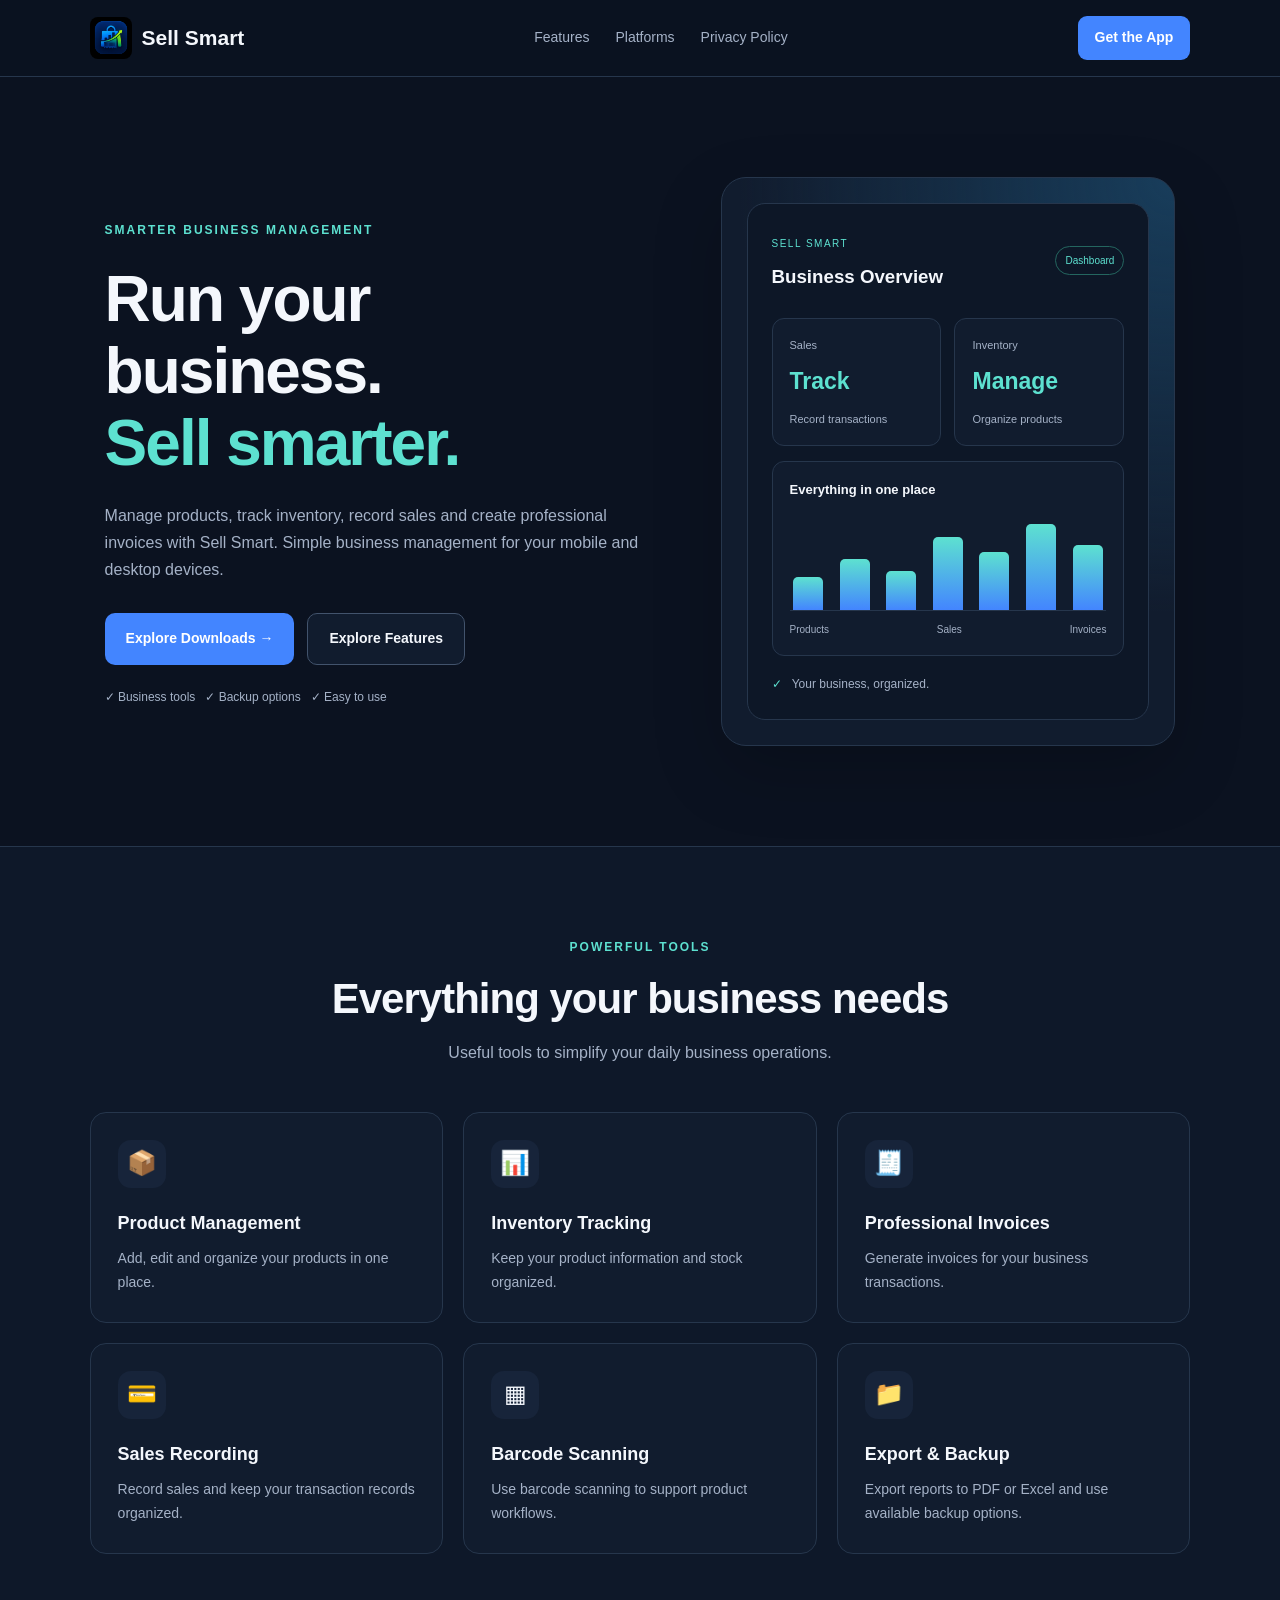
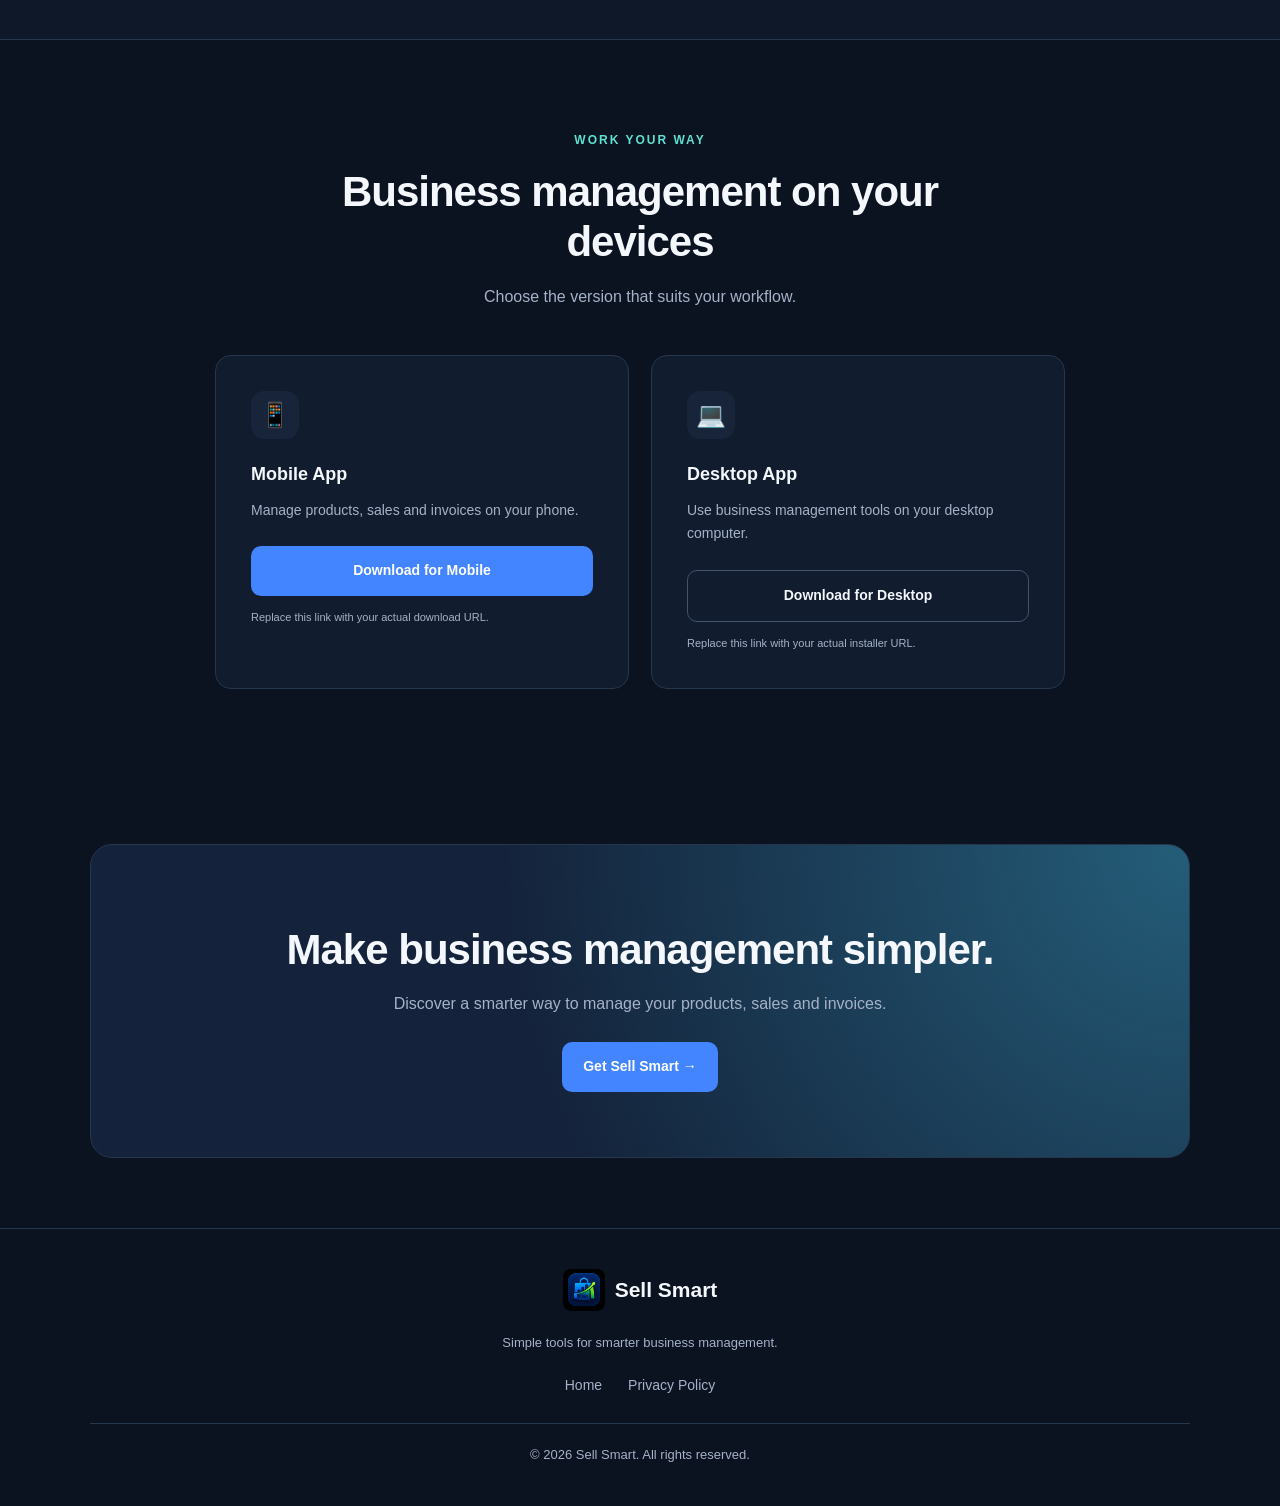
<file: index.html>
<!DOCTYPE html>
<html lang="en">
<head>
    <meta charset="UTF-8">
    <meta name="viewport" content="width=device-width, initial-scale=1.0">
    <meta name="description" content="Sell Smart is a POS and invoice management app for businesses. Manage products, inventory, sales, invoices and backups.">
    <meta name="theme-color" content="#101827">
    <meta name="google-site-verification" content="oMzujIeaQFEBcwD33LuKp_rKSiALaWOB54l2QAMcMec" />
    <title>Sell Smart - Smart Business Management</title>
    <link rel="stylesheet" href="style.css">
</head>
<body>

<header class="navbar">
    
<a class="logo" href="index.html">
    <img src="logo.png" alt="Sell Smart Logo" class="site-logo">
    <span>Sell Smart</span>
</a>


    <nav>
        <a href="#features">Features</a>
        <a href="#platforms">Platforms</a>
        <a href="privacy.html">Privacy Policy</a>
    </nav>

    <a class="nav-button" href="#download">Get the App</a>
</header>

<main>
    <section class="hero">
        <div class="hero-content">
            <span class="eyebrow">SMARTER BUSINESS MANAGEMENT</span>
            <h1>Run your business.<br>
                <span>Sell smarter.</span>
            </h1>

            <p>
                Manage products, track inventory, record sales and create
                professional invoices with Sell Smart. Simple business
                management for your mobile and desktop devices.
            </p>

            <div class="hero-buttons" id="download">
                <!-- Replace # with your actual download URLs -->
                <a class="button primary" href="#platforms">
                    Explore Downloads →
                </a>
                <a class="button secondary" href="#features">
                    Explore Features
                </a>
            </div>

            <div class="trust-note">
                ✓ Business tools &nbsp; ✓ Backup options &nbsp; ✓ Easy to use
            </div>
        </div>

        <div class="hero-visual">
            <div class="dashboard">
                <div class="dashboard-top">
                    <div>
                        <span class="muted">SELL SMART</span>
                        <h3>Business Overview</h3>
                    </div>
                    <span class="status">Dashboard</span>
                </div>

                <div class="stats">
                    <div class="stat-card">
                        <span>Sales</span>
                        <strong>Track</strong>
                        <small>Record transactions</small>
                    </div>
                    <div class="stat-card">
                        <span>Inventory</span>
                        <strong>Manage</strong>
                        <small>Organize products</small>
                    </div>
                </div>

                <div class="chart-card">
                    <h4>Everything in one place</h4>
                    <div class="chart-bars">
                        <span style="height:35%"></span>
                        <span style="height:55%"></span>
                        <span style="height:42%"></span>
                        <span style="height:78%"></span>
                        <span style="height:62%"></span>
                        <span style="height:92%"></span>
                        <span style="height:70%"></span>
                    </div>
                    <div class="chart-labels">
                        <span>Products</span>
                        <span>Sales</span>
                        <span>Invoices</span>
                    </div>
                </div>

                <div class="dashboard-footer">
                    <span>✓</span>
                    Your business, organized.
                </div>
            </div>
        </div>
    </section>

    <section class="features section" id="features">
        <div class="section-heading">
            <span class="eyebrow">POWERFUL TOOLS</span>
            <h2>Everything your business needs</h2>
            <p>Useful tools to simplify your daily business operations.</p>
        </div>

        <div class="feature-grid">
            <article class="feature-card">
                <div class="feature-icon">📦</div>
                <h3>Product Management</h3>
                <p>Add, edit and organize your products in one place.</p>
            </article>

            <article class="feature-card">
                <div class="feature-icon">📊</div>
                <h3>Inventory Tracking</h3>
                <p>Keep your product information and stock organized.</p>
            </article>

            <article class="feature-card">
                <div class="feature-icon">🧾</div>
                <h3>Professional Invoices</h3>
                <p>Generate invoices for your business transactions.</p>
            </article>

            <article class="feature-card">
                <div class="feature-icon">💳</div>
                <h3>Sales Recording</h3>
                <p>Record sales and keep your transaction records organized.</p>
            </article>

            <article class="feature-card">
                <div class="feature-icon">▦</div>
                <h3>Barcode Scanning</h3>
                <p>Use barcode scanning to support product workflows.</p>
            </article>

            <article class="feature-card">
                <div class="feature-icon">📁</div>
                <h3>Export & Backup</h3>
                <p>Export reports to PDF or Excel and use available backup options.</p>
            </article>
        </div>
    </section>

    <section class="platforms section" id="platforms">
        <div class="section-heading">
            <span class="eyebrow">WORK YOUR WAY</span>
            <h2>Business management on your devices</h2>
            <p>Choose the version that suits your workflow.</p>
        </div>

        <div class="platform-grid">
            <article class="platform-card">
                <div class="platform-icon">📱</div>
                <h3>Mobile App</h3>
                <p>Manage products, sales and invoices on your phone.</p>
                <!-- Replace with your Google Play or APK link -->
                <a class="button primary full-width"
                   href="#"
                   aria-label="Download Sell Smart mobile app">
                    Download for Mobile
                </a>
                <small>Replace this link with your actual download URL.</small>
            </article>

            <article class="platform-card">
                <div class="platform-icon">💻</div>
                <h3>Desktop App</h3>
                <p>Use business management tools on your desktop computer.</p>
                <!-- Replace with your Windows installer link -->
                <a class="button secondary full-width"
                   href="#"
                   aria-label="Download Sell Smart desktop app">
                    Download for Desktop
                </a>
                <small>Replace this link with your actual installer URL.</small>
            </article>
        </div>
    </section>

    <section class="cta">
        <h2>Make business management simpler.</h2>
        <p>Discover a smarter way to manage your products, sales and invoices.</p>
        <a class="button primary" href="#platforms">Get Sell Smart →</a>
    </section>
</main>

<footer class="footer">
    <a class="logo" href="index.html">
    <img src="logo.png" alt="Sell Smart Logo" class="site-logo">
    <span>Sell Smart</span>
</a>
    <p>Simple tools for smarter business management.</p>

    <div class="footer-links">
        <a href="index.html">Home</a>
        <a href="privacy.html">Privacy Policy</a>
    </div>

    <p class="copyright">
        © <span id="year"></span> Sell Smart. All rights reserved.
    </p>
</footer>

<script>
    document.getElementById("year").textContent =
        new Date().getFullYear();
</script>

</body>
</html>
</file>
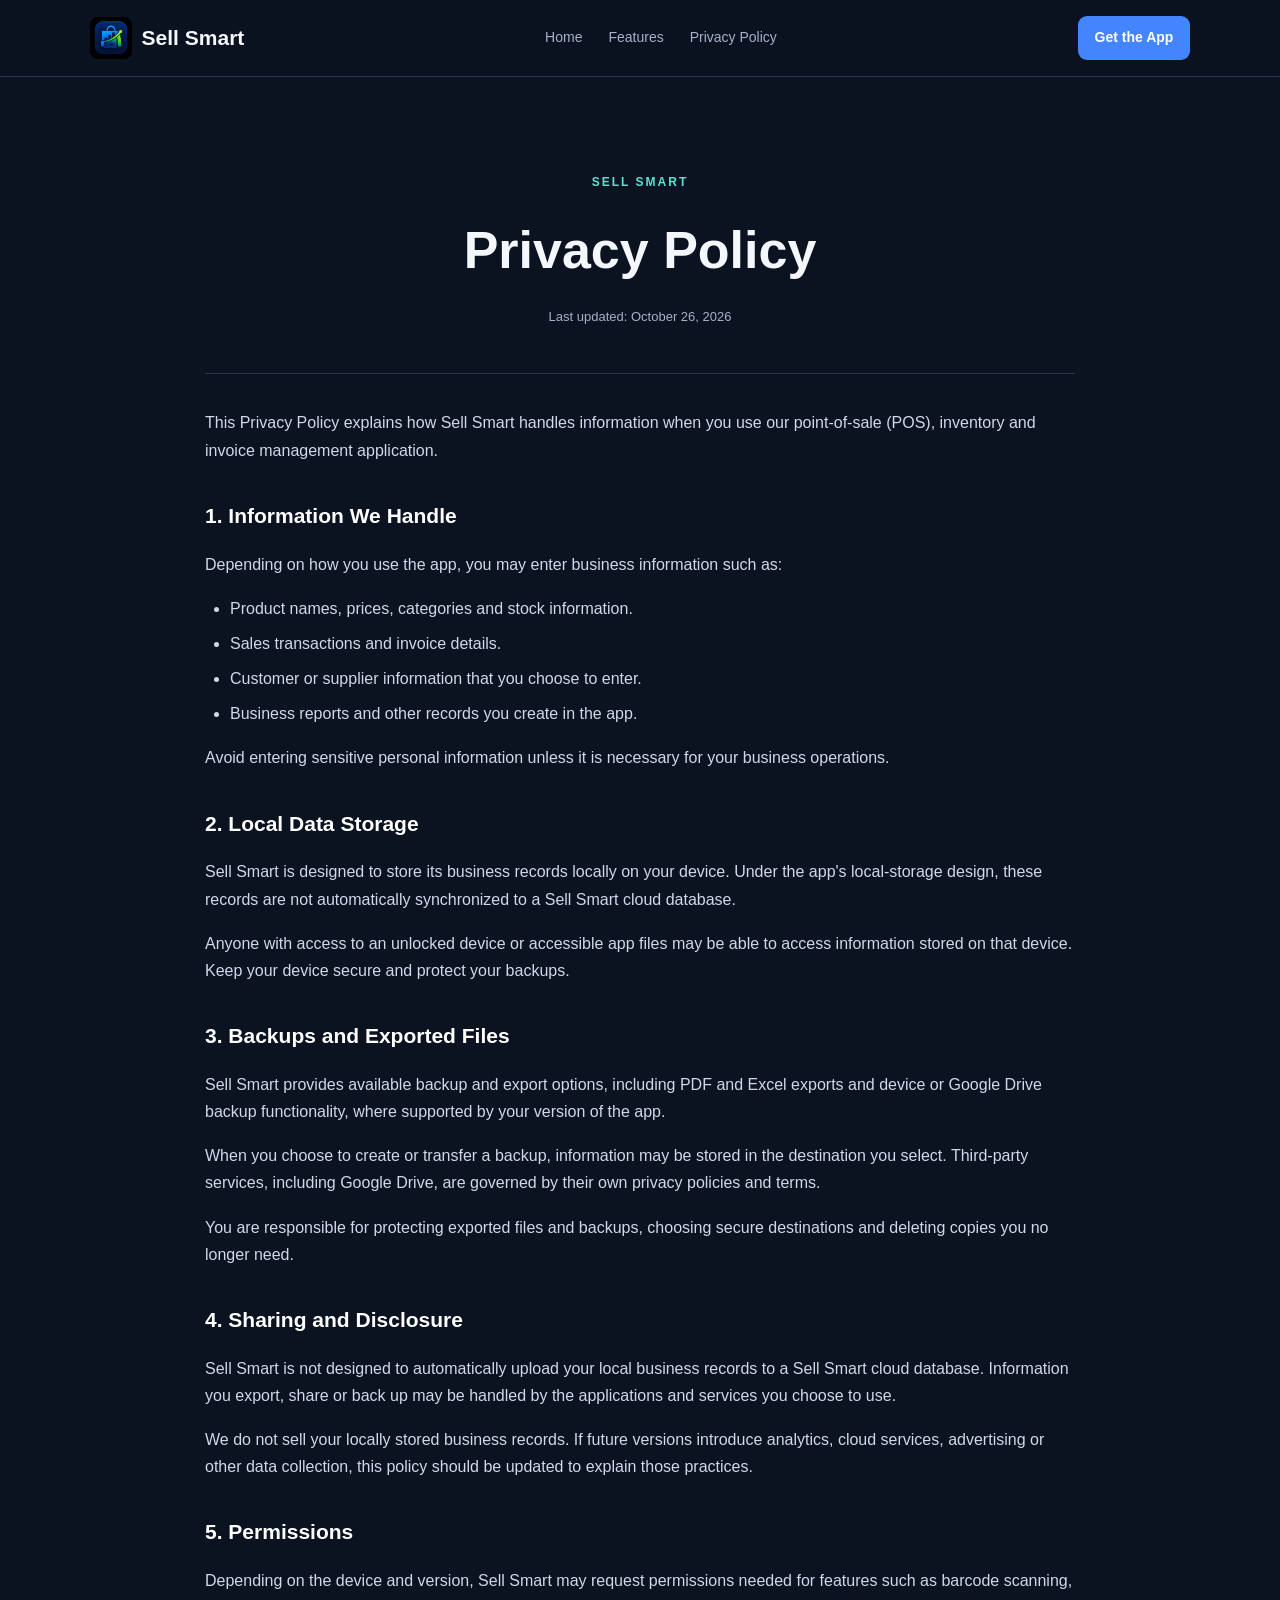
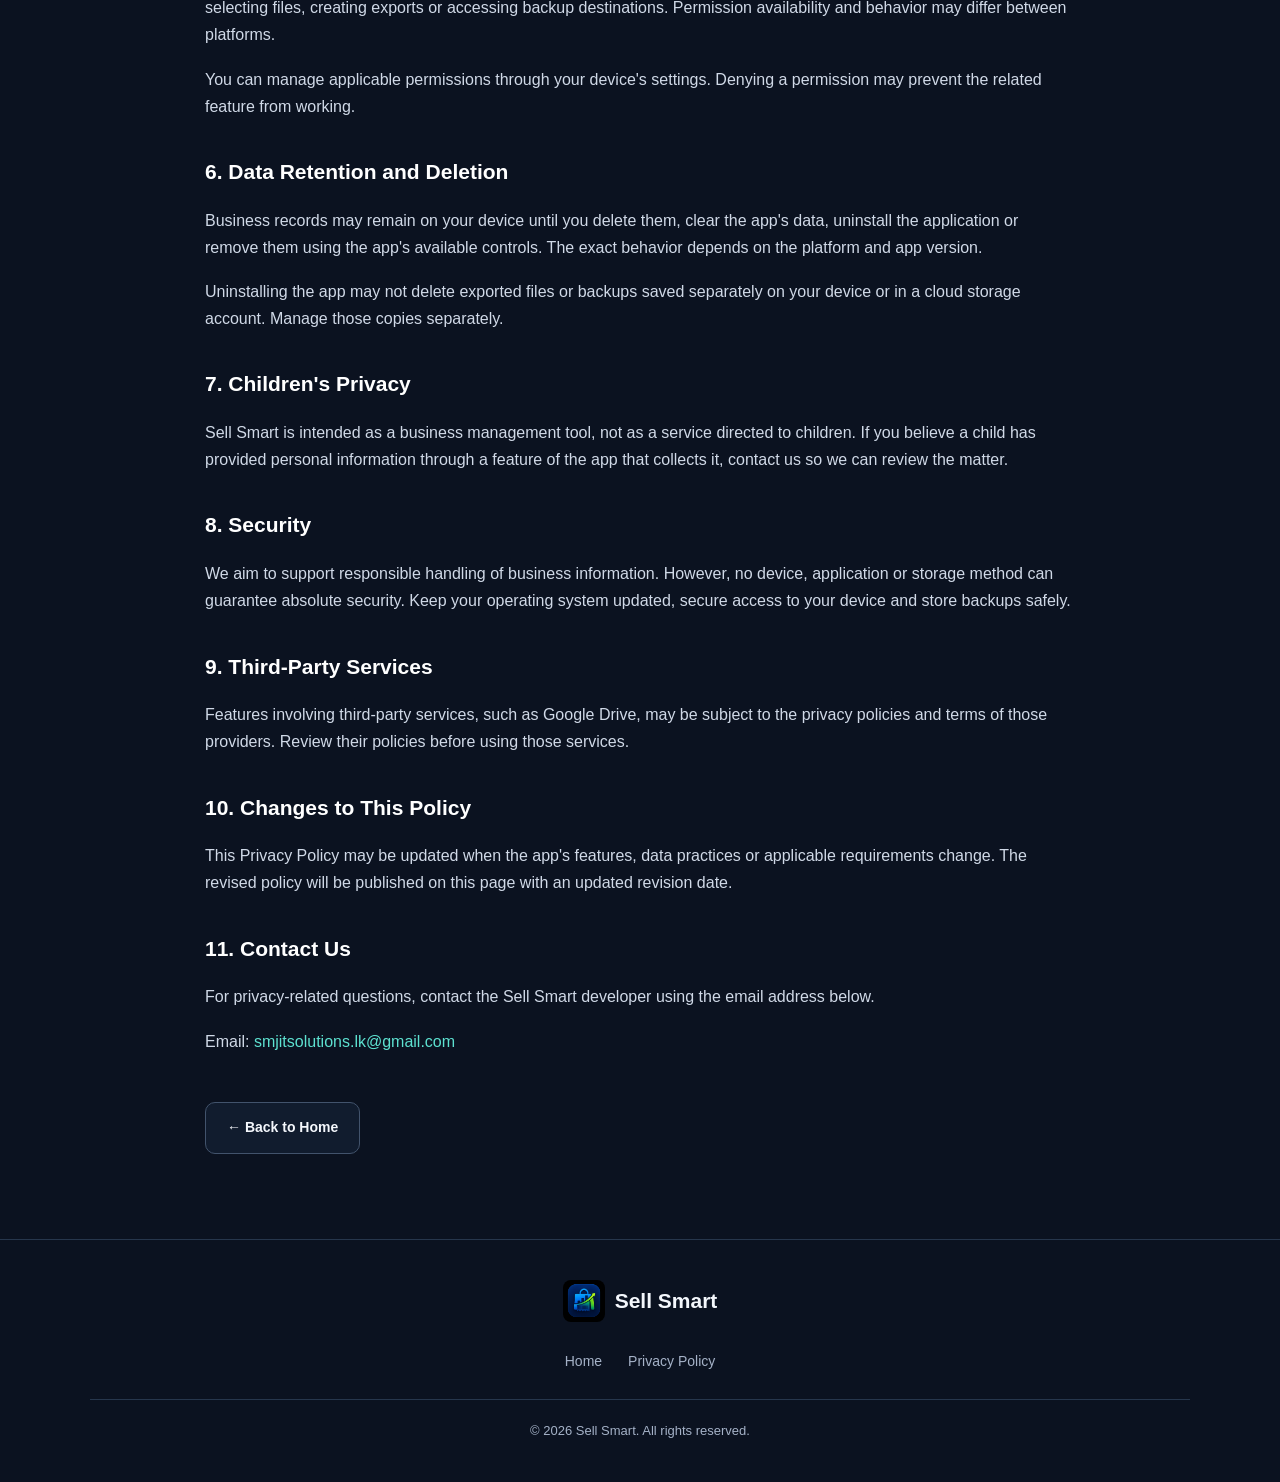
<file: privacy.html>
<!DOCTYPE html>
<html lang="en">
<head>
    <meta charset="UTF-8">
    <meta name="viewport" content="width=device-width, initial-scale=1.0">
    <meta name="description" content="Read the Sell Smart app Privacy Policy and learn how business data is stored, exported and backed up.">
    <meta name="theme-color" content="#101827">
    <title>Privacy Policy - Sell Smart</title>
    <link rel="stylesheet" href="style.css">
</head>
<body>

<header class="navbar">
    <a class="logo" href="index.html">
    <img src="logo.png" alt="Sell Smart Logo" class="site-logo">
    <span>Sell Smart</span>
</a>

    <nav>
        <a href="index.html">Home</a>
        <a href="index.html#features">Features</a>
        <a href="privacy.html">Privacy Policy</a>
    </nav>

    <a class="nav-button" href="index.html#download">Get the App</a>
</header>

<main class="policy-page">
    <section class="policy-header">
        <span class="eyebrow">SELL SMART</span>
        <h1>Privacy Policy</h1>
        <p>Last updated: October 26, 2026</p>
    </section>

    <article class="policy-content">
        <p>
            This Privacy Policy explains how Sell Smart handles information
            when you use our point-of-sale (POS), inventory and invoice
            management application.
        </p>

        <h2>1. Information We Handle</h2>
        <p>
            Depending on how you use the app, you may enter business
            information such as:
        </p>
        <ul>
            <li>Product names, prices, categories and stock information.</li>
            <li>Sales transactions and invoice details.</li>
            <li>Customer or supplier information that you choose to enter.</li>
            <li>Business reports and other records you create in the app.</li>
        </ul>
        <p>
            Avoid entering sensitive personal information unless it is
            necessary for your business operations.
        </p>

        <h2>2. Local Data Storage</h2>
        <p>
            Sell Smart is designed to store its business records locally
            on your device. Under the app's local-storage design, these
            records are not automatically synchronized to a Sell Smart
            cloud database.
        </p>
        <p>
            Anyone with access to an unlocked device or accessible app
            files may be able to access information stored on that device.
            Keep your device secure and protect your backups.
        </p>

        <h2>3. Backups and Exported Files</h2>
        <p>
            Sell Smart provides available backup and export options,
            including PDF and Excel exports and device or Google Drive
            backup functionality, where supported by your version of the app.
        </p>
        <p>
            When you choose to create or transfer a backup, information
            may be stored in the destination you select. Third-party
            services, including Google Drive, are governed by their own
            privacy policies and terms.
        </p>
        <p>
            You are responsible for protecting exported files and backups,
            choosing secure destinations and deleting copies you no longer
            need.
        </p>

        <h2>4. Sharing and Disclosure</h2>
        <p>
            Sell Smart is not designed to automatically upload your local
            business records to a Sell Smart cloud database. Information
            you export, share or back up may be handled by the applications
            and services you choose to use.
        </p>
        <p>
            We do not sell your locally stored business records. If future
            versions introduce analytics, cloud services, advertising or
            other data collection, this policy should be updated to explain
            those practices.
        </p>

        <h2>5. Permissions</h2>
        <p>
            Depending on the device and version, Sell Smart may request
            permissions needed for features such as barcode scanning,
            selecting files, creating exports or accessing backup
            destinations. Permission availability and behavior may differ
            between platforms.
        </p>
        <p>
            You can manage applicable permissions through your device's
            settings. Denying a permission may prevent the related feature
            from working.
        </p>

        <h2>6. Data Retention and Deletion</h2>
        <p>
            Business records may remain on your device until you delete
            them, clear the app's data, uninstall the application or remove
            them using the app's available controls. The exact behavior
            depends on the platform and app version.
        </p>
        <p>
            Uninstalling the app may not delete exported files or backups
            saved separately on your device or in a cloud storage account.
            Manage those copies separately.
        </p>

        <h2>7. Children's Privacy</h2>
        <p>
            Sell Smart is intended as a business management tool, not as a
            service directed to children. If you believe a child has
            provided personal information through a feature of the app
            that collects it, contact us so we can review the matter.
        </p>

        <h2>8. Security</h2>
        <p>
            We aim to support responsible handling of business information.
            However, no device, application or storage method can guarantee
            absolute security. Keep your operating system updated, secure
            access to your device and store backups safely.
        </p>

        <h2>9. Third-Party Services</h2>
        <p>
            Features involving third-party services, such as Google Drive,
            may be subject to the privacy policies and terms of those
            providers. Review their policies before using those services.
        </p>

        <h2>10. Changes to This Policy</h2>
        <p>
            This Privacy Policy may be updated when the app's features,
            data practices or applicable requirements change. The revised
            policy will be published on this page with an updated revision
            date.
        </p>

        <h2>11. Contact Us</h2>
        <p>
            For privacy-related questions, contact the Sell Smart
            developer using the email address below.
        </p>
        <!-- Replace this placeholder with your real support email -->
        <p>
            Email:
            <a href="mailto:YOUR_EMAIL@example.com">
                smjitsolutions.lk@gmail.com
            </a>
        </p>

        <a class="button secondary" href="index.html">
            ← Back to Home
        </a>
    </article>
</main>

<footer class="footer">
    <a class="logo" href="index.html">
    <img src="logo.png" alt="Sell Smart Logo" class="site-logo">
    <span>Sell Smart</span>
</a>
    <div class="footer-links">
        <a href="index.html">Home</a>
        <a href="privacy.html">Privacy Policy</a>
    </div>
    <p class="copyright">
        © <span id="year"></span> Sell Smart. All rights reserved.
    </p>
</footer>

<script>
    document.getElementById("year").textContent =
        new Date().getFullYear();
</script>

</body>
</html>
</file>
<file: style.css>
/* Sell Smart - Shared Website Styles */

:root {
    --bg: #0b1220;
    --surface: #111c2e;
    --surface-light: #17243a;
    --text: #f4f7fc;
    --muted: #a5b2c7;
    --blue: #4385ff;
    --cyan: #5de1d0;
    --border: #26364c;
}

* {
    box-sizing: border-box;
    margin: 0;
    padding: 0;
}

html {
    scroll-behavior: smooth;
    scroll-padding-top: 90px;
}

body {
    font-family: Arial, Helvetica, sans-serif;
    background: var(--bg);
    color: var(--text);
    line-height: 1.7;
}

a {
    color: inherit;
    text-decoration: none;
}

.navbar {
    min-height: 76px;
    padding: 16px 7%;
    display: flex;
    align-items: center;
    justify-content: space-between;
    gap: 22px;
    border-bottom: 1px solid var(--border);
    background: rgba(11, 18, 32, 0.97);
}

.logo {
    display: inline-flex;
    align-items: center;
    gap: 10px;
    font-size: 21px;
    font-weight: 800;
    white-space: nowrap;
}

.logo-icon {
    display: inline-grid;
    place-items: center;
    width: 38px;
    height: 38px;
    border-radius: 12px;
    background: linear-gradient(135deg, var(--blue), var(--cyan));
    color: #071321;
    font-size: 22px;
    font-weight: 900;
}

nav,
.footer-links {
    display: flex;
    align-items: center;
    gap: 26px;
}

nav a,
.footer-links a {
    color: var(--muted);
    font-size: 14px;
    transition: color 0.2s;
}

nav a:hover,
.footer-links a:hover {
    color: var(--cyan);
}

.nav-button {
    background: var(--blue);
    color: white;
    padding: 10px 17px;
    border-radius: 9px;
    font-size: 14px;
    font-weight: 700;
    white-space: nowrap;
}

.hero {
    max-width: 1250px;
    margin: auto;
    padding: 100px 7%;
    display: grid;
    grid-template-columns: 1.1fr 0.9fr;
    align-items: center;
    gap: 60px;
}

.eyebrow {
    color: var(--cyan);
    font-size: 12px;
    font-weight: 800;
    letter-spacing: 2px;
}

.hero h1 {
    font-size: clamp(42px, 5vw, 67px);
    line-height: 1.12;
    letter-spacing: -2px;
    margin: 22px 0;
}

.hero h1 span {
    color: var(--cyan);
}

.hero-content > p,
.section-heading > p,
.cta p {
    color: var(--muted);
    max-width: 590px;
}

.hero-buttons {
    display: flex;
    flex-wrap: wrap;
    gap: 13px;
    margin: 30px 0 22px;
}

.button {
    display: inline-flex;
    justify-content: center;
    align-items: center;
    text-align: center;
    border-radius: 10px;
    padding: 13px 21px;
    font-weight: 700;
    font-size: 14px;
    transition: transform 0.2s, background 0.2s;
}

.button:hover {
    transform: translateY(-2px);
}

.primary {
    background: var(--blue);
    color: white;
}

.primary:hover {
    background: #2868e9;
}

.secondary {
    border: 1px solid #42536c;
    background: var(--surface);
    color: var(--text);
}

.trust-note {
    color: var(--muted);
    font-size: 12px;
}

.hero-visual {
    padding: 25px;
    border: 1px solid var(--border);
    border-radius: 25px;
    background:
        radial-gradient(circle at top right, #183d5b, transparent 60%),
        var(--surface);
    box-shadow: 0 25px 70px #00000030;
}

.dashboard {
    padding: 24px;
    border-radius: 18px;
    background: #0d1727;
    border: 1px solid var(--border);
}

.dashboard-top {
    display: flex;
    justify-content: space-between;
    align-items: center;
    gap: 12px;
    margin-bottom: 25px;
}

.muted {
    font-size: 10px;
    letter-spacing: 1.5px;
    color: var(--cyan);
}

.dashboard h3 {
    margin-top: 6px;
}

.status {
    font-size: 10px;
    color: var(--cyan);
    border: 1px solid #24665f;
    border-radius: 20px;
    padding: 5px 9px;
}

.stats {
    display: grid;
    grid-template-columns: 1fr 1fr;
    gap: 13px;
}

.stat-card,
.chart-card {
    background: var(--surface);
    border: 1px solid var(--border);
    border-radius: 12px;
    padding: 17px;
}

.stat-card span,
.stat-card small {
    display: block;
    color: var(--muted);
    font-size: 11px;
}

.stat-card strong {
    display: block;
    color: var(--cyan);
    font-size: 23px;
    margin: 8px 0;
}

.chart-card {
    margin-top: 15px;
}

.chart-card h4 {
    font-size: 13px;
}

.chart-bars {
    height: 110px;
    display: flex;
    align-items: end;
    justify-content: space-around;
    gap: 9px;
    padding-top: 15px;
    border-bottom: 1px solid var(--border);
}

.chart-bars span {
    flex: 1;
    max-width: 30px;
    border-radius: 5px 5px 0 0;
    background: linear-gradient(to top, var(--blue), var(--cyan));
}

.chart-labels {
    display: flex;
    justify-content: space-between;
    margin-top: 10px;
    color: var(--muted);
    font-size: 10px;
}

.dashboard-footer {
    margin-top: 18px;
    font-size: 12px;
    color: var(--muted);
}

.dashboard-footer span {
    color: var(--cyan);
    margin-right: 7px;
}

.section {
    padding: 85px 7%;
}

.features {
    background: #0e1829;
    border-top: 1px solid var(--border);
    border-bottom: 1px solid var(--border);
}

.section-heading {
    text-align: center;
    max-width: 700px;
    margin: 0 auto 45px;
}

.section-heading h2,
.cta h2 {
    font-size: clamp(28px, 4vw, 42px);
    line-height: 1.2;
    margin: 15px 0;
    letter-spacing: -1px;
}

.section-heading > p {
    margin: auto;
}

.feature-grid {
    max-width: 1150px;
    margin: auto;
    display: grid;
    grid-template-columns: repeat(3, minmax(0, 1fr));
    gap: 20px;
}

.feature-card,
.platform-card {
    padding: 27px;
    background: var(--surface);
    border: 1px solid var(--border);
    border-radius: 16px;
    transition: transform 0.2s, border-color 0.2s;
}

.feature-card:hover,
.platform-card:hover {
    transform: translateY(-4px);
    border-color: #497ed2;
}

.feature-icon,
.platform-icon {
    display: grid;
    place-items: center;
    width: 48px;
    height: 48px;
    background: var(--surface-light);
    border-radius: 13px;
    font-size: 24px;
    margin-bottom: 20px;
}

.feature-card h3,
.platform-card h3 {
    font-size: 18px;
    margin-bottom: 9px;
}

.feature-card p,
.platform-card p {
    font-size: 14px;
    color: var(--muted);
}

.platform-grid {
    max-width: 850px;
    margin: auto;
    display: grid;
    grid-template-columns: repeat(2, minmax(0, 1fr));
    gap: 22px;
}

.platform-card {
    padding: 35px;
}

.platform-card p {
    margin-bottom: 24px;
}

.full-width {
    width: 100%;
}

.platform-card small {
    display: block;
    color: var(--muted);
    font-size: 11px;
    margin-top: 12px;
}

.cta {
    margin: 70px 7%;
    padding: 65px 25px;
    text-align: center;
    border-radius: 22px;
    background:
        radial-gradient(circle at top right, #245d79, transparent 60%),
        #14233b;
    border: 1px solid var(--border);
}

.cta p {
    margin: 0 auto 25px;
}

.footer {
    padding: 40px 7%;
    text-align: center;
    border-top: 1px solid var(--border);
}

.footer .logo {
    justify-content: center;
}

.footer > p {
    margin-top: 13px;
    color: var(--muted);
    font-size: 13px;
}

.footer-links {
    justify-content: center;
    margin-top: 20px;
}

.copyright {
    padding-top: 20px;
    border-top: 1px solid var(--border);
    margin-top: 25px !important;
}

/* Privacy Policy */

.policy-page {
    max-width: 920px;
    margin: auto;
    padding: 55px 25px 85px;
}

.policy-header {
    text-align: center;
    padding: 35px 0 45px;
    border-bottom: 1px solid var(--border);
    margin-bottom: 35px;
}

.policy-header h1 {
    font-size: clamp(35px, 5vw, 52px);
    margin: 12px 0;
}

.policy-header p {
    color: var(--muted);
    font-size: 13px;
}

.policy-content {
    color: #d0d9e7;
}

.policy-content > p {
    margin: 17px 0;
}

.policy-content h2 {
    font-size: 21px;
    color: white;
    margin: 34px 0 10px;
}

.policy-content ul {
    padding-left: 25px;
    margin: 15px 0;
}

.policy-content li {
    margin-bottom: 8px;
}

.policy-content a:not(.button) {
    color: var(--cyan);
    overflow-wrap: anywhere;
}

.policy-content .button {
    margin-top: 30px;
}

/* Tablet and mobile */

@media (max-width: 900px) {
    .navbar {
        padding: 15px 5%;
        flex-wrap: wrap;
    }

    .hero {
        grid-template-columns: 1fr;
        padding: 70px 6%;
        gap: 40px;
    }

    .hero-visual {
        max-width: 600px;
        width: 100%;
        margin: auto;
    }

    .feature-grid {
        grid-template-columns: repeat(2, minmax(0, 1fr));
    }

    .section {
        padding: 70px 6%;
    }
}

@media (max-width: 600px) {
    .navbar {
        gap: 13px;
    }

    .navbar nav {
        order: 3;
        width: 100%;
        justify-content: center;
        flex-wrap: wrap;
        gap: 12px 20px;
    }

    .navbar nav a {
        font-size: 12px;
    }

    .logo {
        font-size: 18px;
    }

    .nav-button {
        padding: 9px 12px;
        font-size: 12px;
    }

    .hero {
        padding-top: 55px;
        padding-bottom: 55px;
    }

    .hero h1 {
        font-size: 43px;
    }

    .hero-visual {
        padding: 12px;
    }

    .dashboard {
        padding: 15px;
    }

    .hero-buttons {
        flex-direction: column;
    }

    .button {
        width: 100%;
    }

    .feature-grid,
    .platform-grid {
        grid-template-columns: 1fr;
    }

    .section {
        padding: 60px 5%;
    }

    .feature-card,
    .platform-card {
        padding: 23px;
    }

    .cta {
        margin: 45px 5%;
        padding: 45px 20px;
    }

    .footer-links {
        gap: 20px;
    }
}


/* Sell Smart website logo */

.site-logo {
    width: 42px;
    height: 42px;
    object-fit: contain;
    display: block;
    border-radius: 8px;
}

.logo {
    display: inline-flex;
    align-items: center;
    gap: 10px;
    font-size: 21px;
    font-weight: 800;
    white-space: nowrap;
}
</file>
